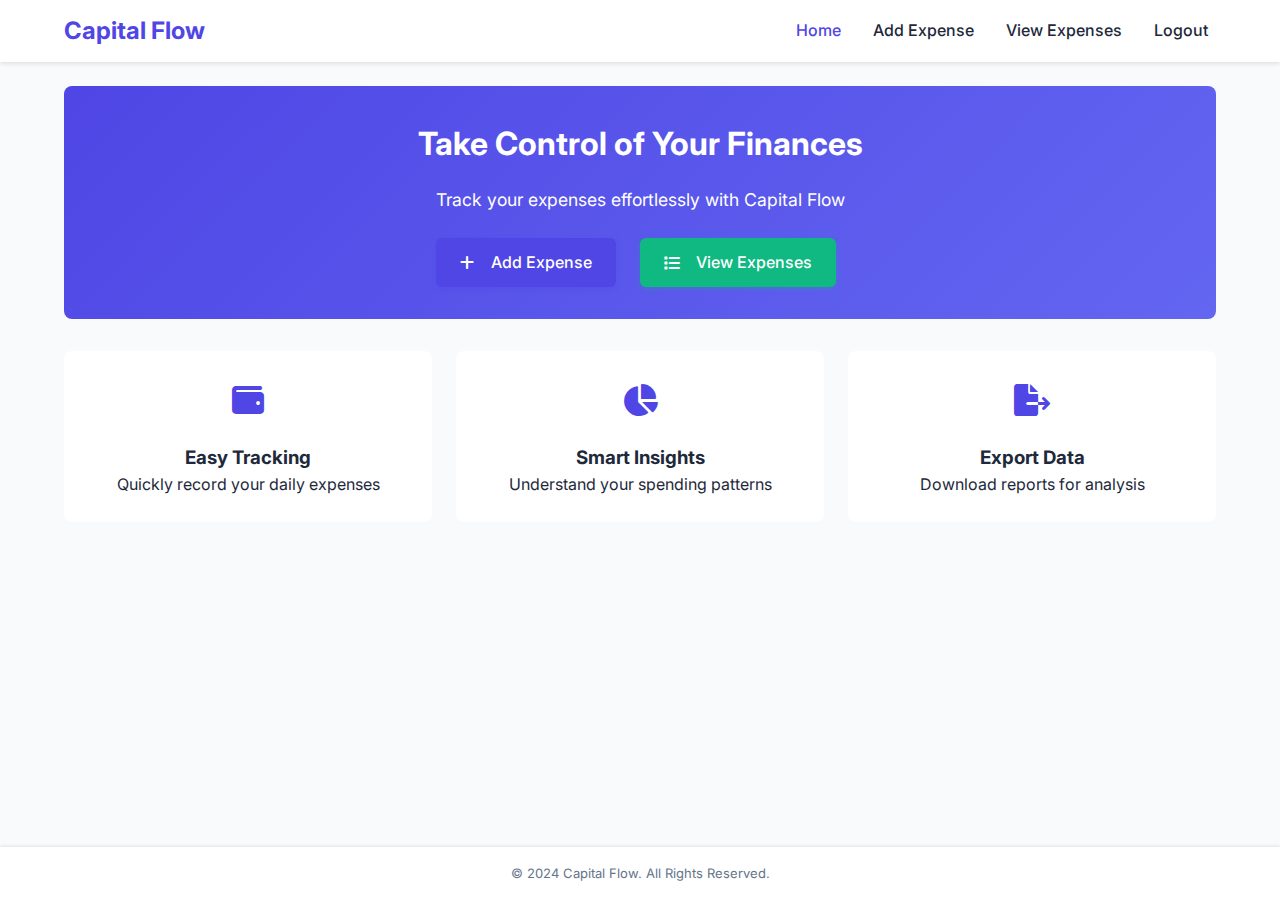
<file: index.html>
<!DOCTYPE html>
<html lang="en">

<head>
    <meta charset="UTF-8">
    <meta name="viewport" content="width=device-width, initial-scale=1.0">
    <title>Capital Flow - Expense Tracker</title>
    <link rel="stylesheet" href="styles/modern.css">
    <link rel="preconnect" href="https://fonts.googleapis.com">
    <link rel="preconnect" href="https://fonts.gstatic.com" crossorigin>
    <link href="https://fonts.googleapis.com/css2?family=Inter:wght@400;500;600;700&display=swap" rel="stylesheet">
    <link rel="stylesheet" href="https://cdnjs.cloudflare.com/ajax/libs/font-awesome/6.0.0/css/all.min.css">
</head>

<body>
    <header class="main-header">
        <div class="container header-content">
            <a href="index.html" class="logo">Capital Flow</a>
            <button class="mobile-menu-toggle" aria-label="Toggle menu">
                <i class="fas fa-bars"></i>
            </button>
            <nav class="main-nav">
                <ul>
                    <li><a href="index.html" class="active">Home</a></li>
                    <li><a href="add-expense.html">Add Expense</a></li>
                    <li><a href="view-expense.html">View Expenses</a></li>
                    <li><a href="login.html" onclick="logout()">Logout</a></li>
                </ul>
            </nav>
        </div>
    </header>

    <main class="container">
        <div class="hero-card">
            <h1>Take Control of Your Finances</h1>
            <p>Track your expenses effortlessly with Capital Flow</p>
            <div class="cta-buttons">
                <a href="add-expense.html" class="btn btn-primary btn-icon">
                    <i class="fas fa-plus"></i> Add Expense
                </a>
                <a href="view-expense.html" class="btn btn-secondary btn-icon">
                    <i class="fas fa-list"></i> View Expenses
                </a>
            </div>
        </div>

        <div class="features-grid">
            <div class="feature-card">
                <div class="feature-icon">
                    <i class="fas fa-wallet"></i>
                </div>
                <h3>Easy Tracking</h3>
                <p>Quickly record your daily expenses</p>
            </div>
            <div class="feature-card">
                <div class="feature-icon">
                    <i class="fas fa-chart-pie"></i>
                </div>
                <h3>Smart Insights</h3>
                <p>Understand your spending patterns</p>
            </div>
            <div class="feature-card">
                <div class="feature-icon">
                    <i class="fas fa-file-export"></i>
                </div>
                <h3>Export Data</h3>
                <p>Download reports for analysis</p>
            </div>
        </div>
    </main>

    <footer class="main-footer">
        <div class="container">
            <p>&copy; 2024 Capital Flow. All Rights Reserved.</p>
        </div>
    </footer>

    <script>
        function logout() {
            localStorage.removeItem('loggedInUser');
        }

        // Mobile menu toggle
        document.querySelector('.mobile-menu-toggle').addEventListener('click', function () {
            document.querySelector('.main-nav').classList.toggle('active');
        });
    </script>
</body>

</html>
</file>
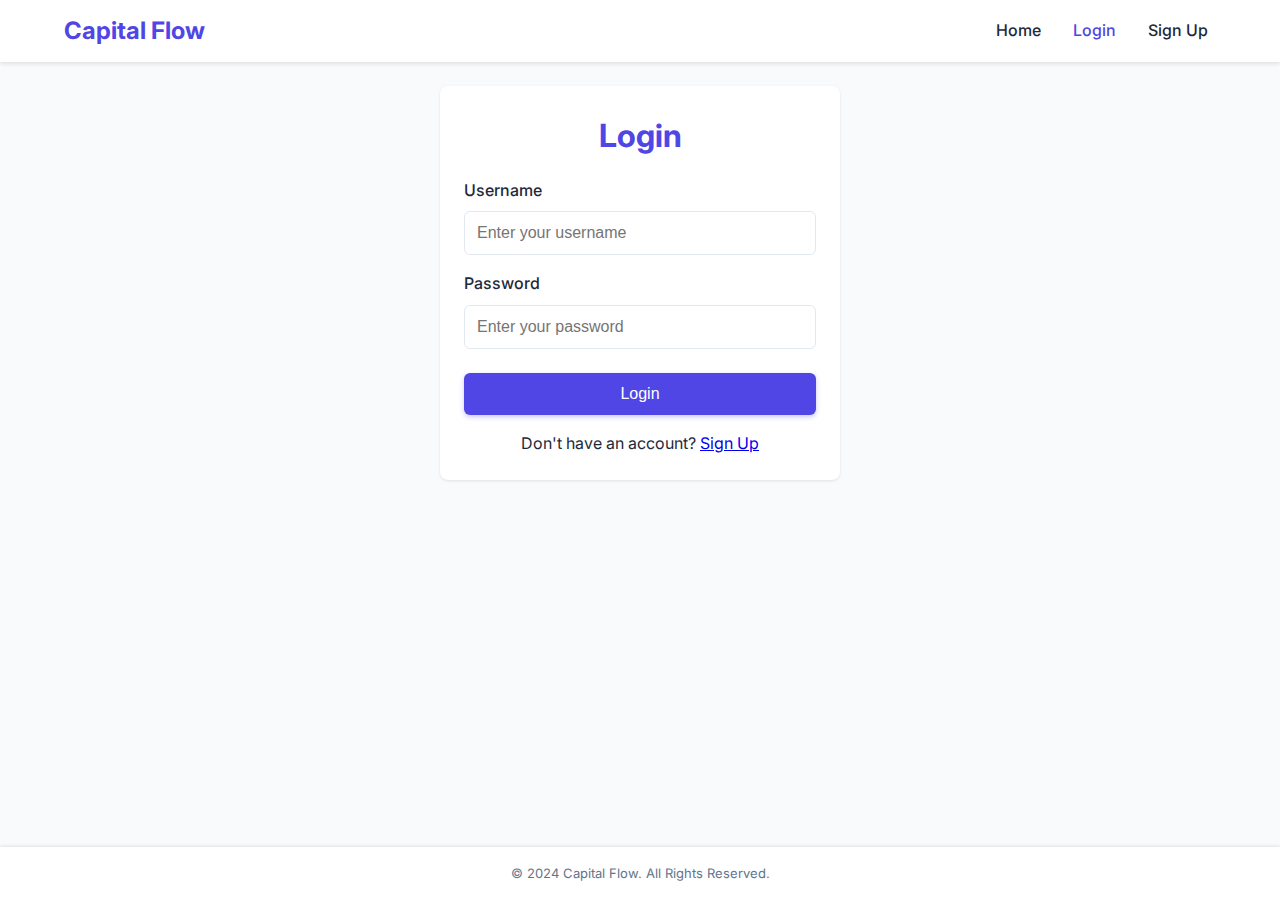
<file: add-expense.html>
<!DOCTYPE html>
<html lang="en">

<head>
    <meta charset="UTF-8">
    <meta name="viewport" content="width=device-width, initial-scale=1.0">
    <title>Add Expense - Capital Flow</title>
    <link rel="stylesheet" href="styles/modern.css">
    <link rel="preconnect" href="https://fonts.googleapis.com">
    <link rel="preconnect" href="https://fonts.gstatic.com" crossorigin>
    <link href="https://fonts.googleapis.com/css2?family=Inter:wght@400;500;600;700&display=swap" rel="stylesheet">
    <link rel="stylesheet" href="https://cdnjs.cloudflare.com/ajax/libs/font-awesome/6.0.0/css/all.min.css">
</head>

<body>
    <header class="main-header">
        <div class="container header-content">
            <a href="index.html" class="logo">Capital Flow</a>
            <button class="mobile-menu-toggle" aria-label="Toggle menu">
                <i class="fas fa-bars"></i>
            </button>
            <nav class="main-nav">
                <ul>
                    <li><a href="index.html">Home</a></li>
                    <li><a href="add-expense.html" class="active">Add Expense</a></li>
                    <li><a href="view-expense.html">View Expenses</a></li>
                    <li><a href="login.html" onclick="logout()">Logout</a></li>
                </ul>
            </nav>
        </div>
    </header>

    <main class="container">
        <div class="form-card">
            <div class="form-header">
                <h1><i class="fas fa-plus-circle"></i> Add New Expense</h1>
                <p>Track your spending by adding expenses below</p>
            </div>

            <form id="expense-form">
                <div class="form-grid">
                    <div class="form-group">
                        <label for="expense"><i class="fas fa-tag"></i> Expense Name</label>
                        <input type="text" id="expense" class="form-control" placeholder="e.g., Groceries" required>
                    </div>

                    <div class="form-group">
                        <label for="category"><i class="fas fa-list"></i> Category</label>
                        <div class="select-wrapper">
                            <select id="category" class="form-control" required>
                                <option value="">Select a category</option>
                                <option value="Food & Dining"><i class="fas fa-utensils"></i> Food & Dining</option>
                                <option value="Transportation"><i class="fas fa-car"></i> Transportation</option>
                                <option value="Housing"><i class="fas fa-home"></i> Housing</option>
                                <option value="Utilities"><i class="fas fa-lightbulb"></i> Utilities</option>
                                <option value="Healthcare"><i class="fas fa-heartbeat"></i> Healthcare</option>
                                <option value="Entertainment"><i class="fas fa-gamepad"></i> Entertainment</option>
                                <option value="Shopping"><i class="fas fa-shopping-bag"></i> Shopping</option>
                                <option value="Education"><i class="fas fa-graduation-cap"></i> Education</option>
                                <option value="Personal Care"><i class="fas fa-spa"></i> Personal Care</option>
                                <option value="Travel"><i class="fas fa-plane"></i> Travel</option>
                                <option value="Gifts & Donations"><i class="fas fa-gift"></i> Gifts & Donations</option>
                                <option value="Investments"><i class="fas fa-chart-line"></i> Investments</option>
                                <option value="Other"><i class="fas fa-ellipsis-h"></i> Other</option>
                            </select>
                            <!-- <i class="fas fa-chevron-down select-arrow"></i> -->
                        </div>
                    </div>

                    <div class="form-group">
                        <label for="amount"><i class="fas fa-rupee-sign"></i> Amount (₹)</label>
                        <div class="input-with-icon">
                            <input type="number" id="amount" class="form-control" placeholder="0.00" min="0.01"
                                step="0.01" required>
                        </div>
                    </div>

                    <div class="form-group">
                        <label for="date"><i class="fas fa-calendar"></i> Date</label>
                        <input type="date" id="date" class="form-control" required>
                    </div>

                    <div class="form-group">
                        <label for="time"><i class="fas fa-clock"></i> Time</label>
                        <input type="time" id="time" class="form-control" required>
                    </div>
                </div>

                <div class="form-actions">
                    <button type="submit" class="btn btn-primary btn-block btn-lg">
                        <i class="fas fa-save btn-icon"></i> Save Expense
                    </button>
                    <a href="view-expense.html" class="btn btn-outline btn-block">
                        <i class="fas fa-list btn-icon"></i> View All Expenses
                    </a>
                </div>
            </form>
        </div>
    </main>

    <footer class="main-footer">
        <div class="container">
            <p>&copy; 2024 Capital Flow. All Rights Reserved.</p>
        </div>
    </footer>

    <script src="scripts/add-expense.js"></script>
    <script>
        function logout() {
            localStorage.removeItem('loggedInUser');
        }

        // Mobile menu toggle
        document.querySelector('.mobile-menu-toggle').addEventListener('click', function () {
            document.querySelector('.main-nav').classList.toggle('active');
        });

        // Set default date to today
        document.getElementById('date').valueAsDate = new Date();

        // Success modal
        function showSuccessModal() {
            const modal = document.createElement('div');
            modal.className = 'success-modal';
            modal.innerHTML = `
                <div class="modal-content">
                    <i class="fas fa-check-circle"></i>
                    <h3>Expense Added Successfully!</h3>
                    <p>Redirecting to view expenses...</p>
                </div>
            `;
            document.body.appendChild(modal);

            setTimeout(() => {
                window.location.href = 'view-expense.html';
            }, 2000);
        }
    </script>
</body>

</html>
</file>
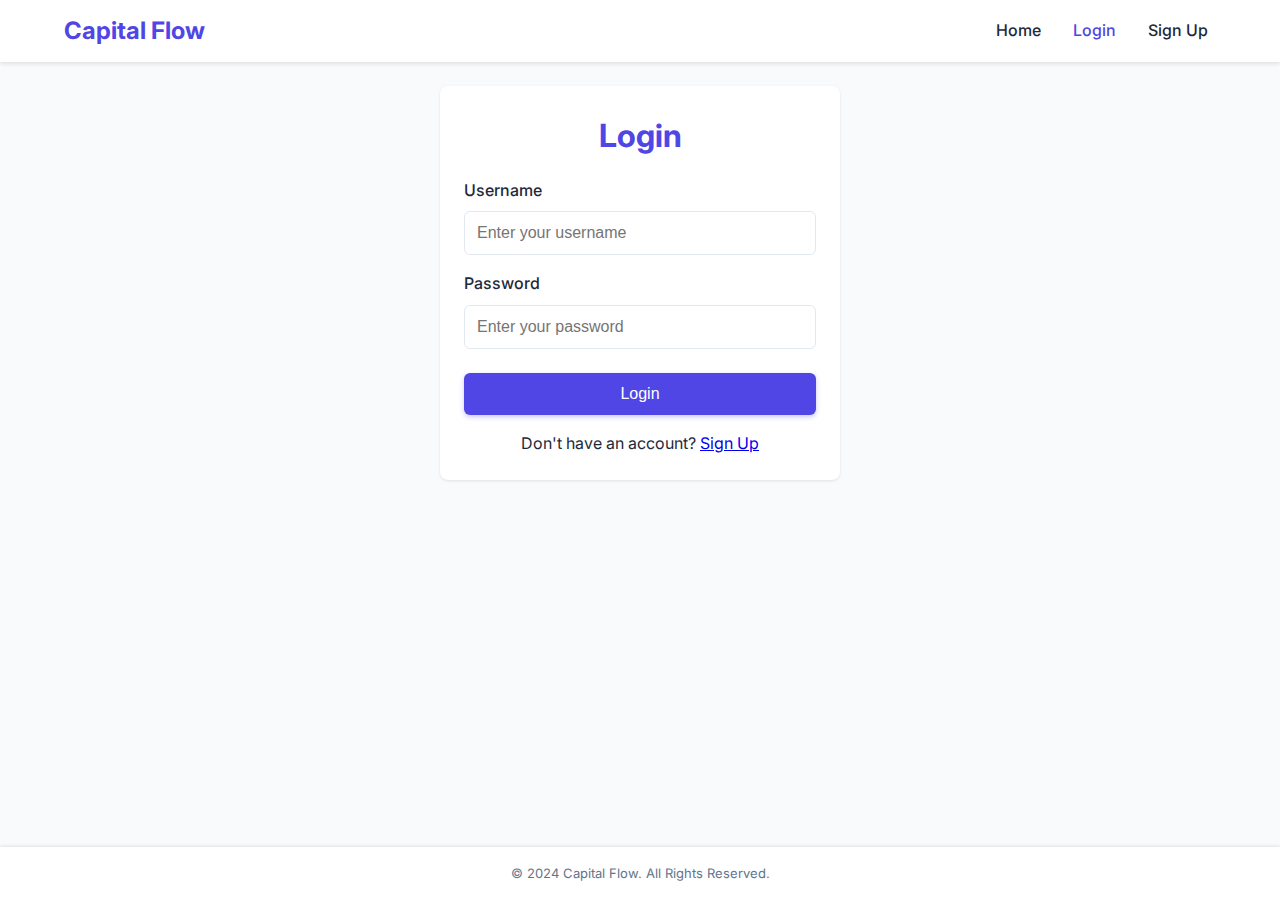
<file: login.html>
<!DOCTYPE html>
<html lang="en">

<head>
    <meta charset="UTF-8">
    <meta name="viewport" content="width=device-width, initial-scale=1.0">
    <title>Login - Capital Flow</title>
    <link rel="stylesheet" href="styles/modern.css">
    <link rel="preconnect" href="https://fonts.googleapis.com">
    <link rel="preconnect" href="https://fonts.gstatic.com" crossorigin>
    <link href="https://fonts.googleapis.com/css2?family=Inter:wght@400;500;600;700&display=swap" rel="stylesheet">
</head>

<body>
    <header class="main-header">
        <div class="container header-content">
            <a href="index.html" class="logo">Capital Flow</a>
            <nav class="main-nav">
                <ul>
                    <li><a href="index.html">Home</a></li>
                    <li><a href="login.html" class="active">Login</a></li>
                    <li><a href="signup.html">Sign Up</a></li>
                </ul>
            </nav>
        </div>
    </header>

    <main class="container">
        <div class="card" style="max-width: 400px; margin: 0 auto;">
            <h1 class="page-title text-center">Login</h1>
            <form class="login-form">
                <div class="form-group">
                    <label for="username">Username</label>
                    <input type="text" id="username" class="form-control" placeholder="Enter your username" required>
                </div>
                <div class="form-group">
                    <label for="password">Password</label>
                    <input type="password" id="password" class="form-control" placeholder="Enter your password"
                        required>
                </div>
                <button type="submit" class="btn btn-primary w-100 mt-2">Login</button>
                <p class="text-center mt-3">Don't have an account? <a href="signup.html">Sign Up</a></p>
            </form>
        </div>
    </main>

    <footer class="main-footer">
        <div class="container">
            <p>&copy; 2024 Capital Flow. All Rights Reserved.</p>
        </div>
    </footer>

    <script src="scripts/login.js"></script>
</body>

</html>
</file>
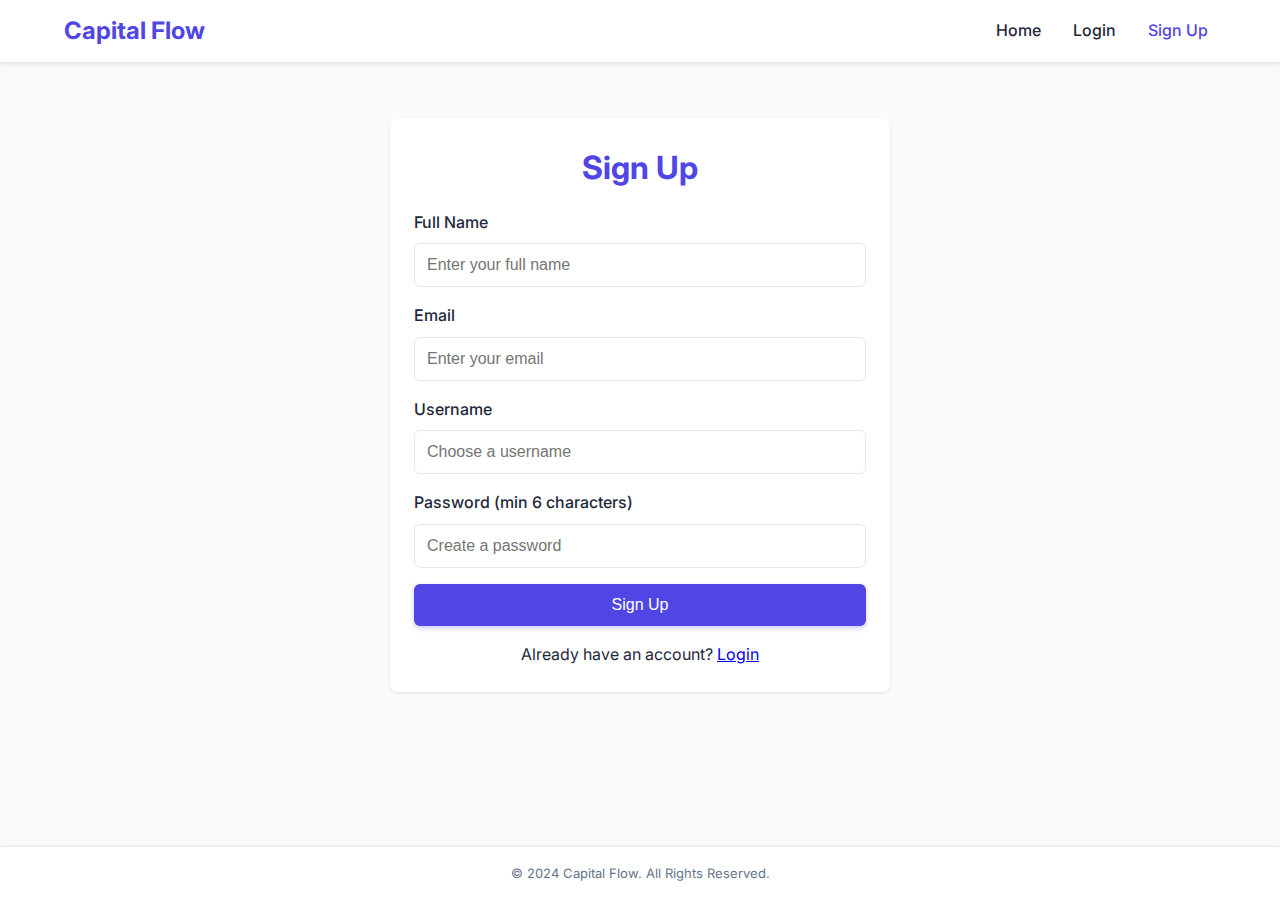
<file: signup.html>
<!DOCTYPE html>
<html lang="en">

<head>
    <meta charset="UTF-8">
    <meta name="viewport" content="width=device-width, initial-scale=1.0">
    <title>Sign Up - Capital Flow</title>
    <link rel="stylesheet" href="styles/modern.css">
    <link rel="preconnect" href="https://fonts.googleapis.com">
    <link rel="preconnect" href="https://fonts.gstatic.com" crossorigin>
    <link href="https://fonts.googleapis.com/css2?family=Inter:wght@400;500;600;700&display=swap" rel="stylesheet">
</head>

<body>
    <header class="main-header">
        <div class="container header-content">
            <a href="index.html" class="logo">Capital Flow</a>
            <nav class="main-nav">
                <ul>
                    <li><a href="index.html">Home</a></li>
                    <li><a href="login.html">Login</a></li>
                    <li><a href="signup.html" class="active">Sign Up</a></li>
                </ul>
            </nav>
        </div>
    </header>

    <main class="container">
        <div class="card" style="max-width: 500px; margin: 2rem auto;">
            <h1 class="page-title text-center">Sign Up</h1>
            <form class="signup-form">
                <div class="form-group">
                    <label for="name">Full Name</label>
                    <input type="text" id="name" class="form-control" placeholder="Enter your full name" required>
                </div>
                <div class="form-group">
                    <label for="email">Email</label>
                    <input type="email" id="email" class="form-control" placeholder="Enter your email" required>
                </div>
                <div class="form-group">
                    <label for="username">Username</label>
                    <input type="text" id="username" class="form-control" placeholder="Choose a username" required>
                </div>
                <div class="form-group">
                    <label for="password">Password (min 6 characters)</label>
                    <input type="password" id="password" class="form-control" placeholder="Create a password" required>
                </div>
                <button type="submit" class="btn btn-primary w-100">Sign Up</button>
                <p class="text-center mt-3">Already have an account? <a href="login.html">Login</a></p>
            </form>
        </div>
    </main>

    <footer class="main-footer">
        <div class="container">
            <p>&copy; 2024 Capital Flow. All Rights Reserved.</p>
        </div>
    </footer>

    <script src="scripts/signup.js"></script>
</body>

</html>
</file>
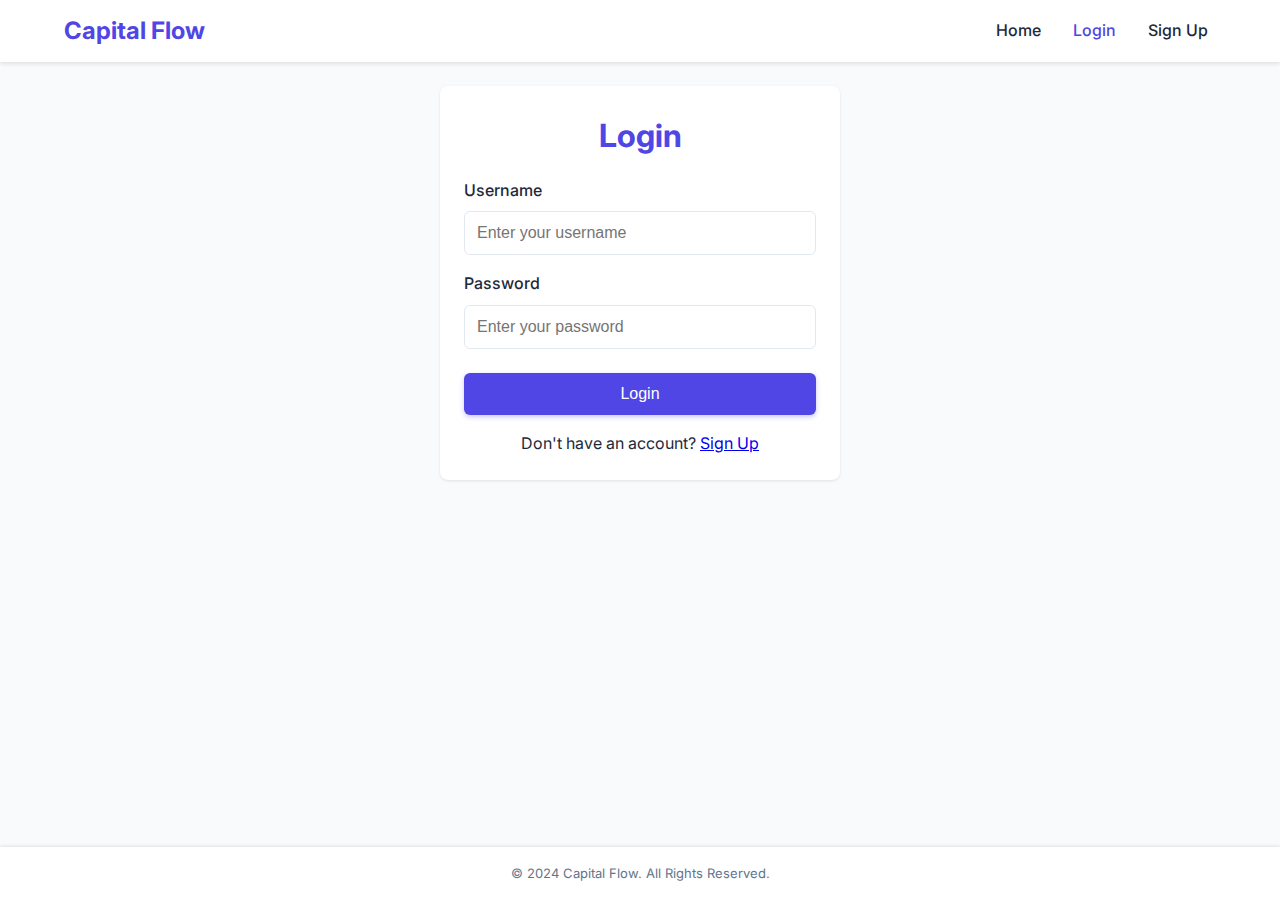
<file: view-expense.html>
<!DOCTYPE html>
<html lang="en">

<head>
    <meta charset="UTF-8">
    <meta name="viewport" content="width=device-width, initial-scale=1.0">
    <title>View Expenses - Capital Flow</title>
    <link rel="stylesheet" href="styles/modern.css">
    <link rel="preconnect" href="https://fonts.googleapis.com">
    <link rel="preconnect" href="https://fonts.gstatic.com" crossorigin>
    <link href="https://fonts.googleapis.com/css2?family=Inter:wght@400;500;600;700&display=swap" rel="stylesheet">
    <link rel="stylesheet" href="https://cdnjs.cloudflare.com/ajax/libs/font-awesome/6.0.0/css/all.min.css">
</head>

<body>
    <header class="main-header">
        <div class="container header-content">
            <a href="index.html" class="logo">Capital Flow</a>
            <button class="mobile-menu-toggle" aria-label="Toggle menu">
                <i class="fas fa-bars"></i>
            </button>
            <nav class="main-nav">
                <ul>
                    <li><a href="index.html">Home</a></li>
                    <li><a href="add-expense.html">Add Expense</a></li>
                    <li><a href="view-expense.html" class="active">View Expenses</a></li>
                    <li><a href="login.html" onclick="logout()">Logout</a></li>
                </ul>
            </nav>
        </div>
    </header>

    <main class="container">
        <div class="expense-header">
            <h1 class="page-title">Your Expenses</h1>
            <div class="expense-controls">
                <div class="search-container">
                    <i class="fas fa-search"></i>
                    <input type="text" id="search" class="search-input" placeholder="Search expenses...">
                </div>
                <button class="btn btn-primary export-btn">
                    <i class="fas fa-file-export"></i> Export CSV
                </button>
            </div>
        </div>

        <div class="card expense-table-container">
            <div class="table-responsive">
                <table id="expense-table">
                    <thead>
                        <tr>
                            <th>Expense</th>
                            <th>Category</th>
                            <th>Amount</th>
                            <th>Date</th>
                            <th>Actions</th>
                        </tr>
                    </thead>
                    <tbody>
                        <!-- Expenses will be loaded here -->
                    </tbody>
                </table>
            </div>
            <div class="table-summary">
                <div class="total-expenses">
                    <span>Total Expenses:</span>
                    <span id="total-amount">₹0.00</span>
                </div>
            </div>
        </div>
    </main>

    <footer class="main-footer">
        <div class="container">
            <p>&copy; 2024 Capital Flow. All Rights Reserved.</p>
        </div>
    </footer>

    <script src="scripts/view-expense.js"></script>
    <script>
        function logout() {
            localStorage.removeItem('loggedInUser');
        }

        // Mobile menu toggle
        document.querySelector('.mobile-menu-toggle').addEventListener('click', function () {
            document.querySelector('.main-nav').classList.toggle('active');
        });
    </script>
</body>

</html>
</file>
<file: styles/modern.css>
/* ===== Base Styles ===== */
:root {
    --primary-color: #4f46e5;
    --primary-light: #6366f1;
    --secondary-color: #10b981;
    --danger-color: #ef4444;
    --background-color: #f8fafc;
    --text-color: #1e293b;
    --text-light: #64748b;
    --card-background: #ffffff;
    --shadow-color: rgba(0, 0, 0, 0.1);
    --border-color: #e2e8f0;
}

* {
    box-sizing: border-box;
    margin: 0;
    padding: 0;
}

html,
body {
    height: 100%;
}

body {
    font-family: 'Inter', sans-serif;
    background-color: var(--background-color);
    color: var(--text-color);
    line-height: 1.6;
    display: flex;
    flex-direction: column;
    min-height: 100vh;
}

.container {
    width: 100%;
    max-width: 1200px;
    margin: 0 auto;
    padding: 0 1rem;
}

/* ===== Header & Navigation ===== */
.main-header {
    background-color: var(--card-background);
    box-shadow: 0 2px 4px var(--shadow-color);
    position: sticky;
    top: 0;
    z-index: 100;
    padding: 0.75rem 0;
    margin-bottom: 1.5rem;
}

.header-content {
    display: flex;
    justify-content: space-between;
    align-items: center;
}

.logo {
    font-size: 1.25rem;
    font-weight: 700;
    color: var(--primary-color);
    text-decoration: none;
}

.main-nav ul {
    display: flex;
    list-style: none;
    gap: 1rem;
}

.main-nav a {
    text-decoration: none;
    color: var(--text-color);
    font-weight: 500;
    font-size: 0.875rem;
    transition: color 0.2s;
    padding: 0.5rem;
}

.main-nav a:hover,
.main-nav a.active {
    color: var(--primary-color);
}

.mobile-menu-toggle {
    display: none;
    background: none;
    border: none;
    color: var(--text-color);
    font-size: 1.5rem;
    cursor: pointer;
}

/* ===== Main Content ===== */
main {
    flex: 1;
    padding: 1.5rem 0;
}

.page-title {
    font-size: 1.5rem;
    margin-bottom: 1rem;
    color: var(--primary-color);
}

.card {
    background-color: var(--card-background);
    border-radius: 0.5rem;
    box-shadow: 0 1px 3px var(--shadow-color);
    padding: 1.25rem;
}

/* ===== Forms & Inputs ===== */
.form-group {
    margin-bottom: 1rem;
}

.form-group label {
    display: block;
    margin-bottom: 0.375rem;
    font-weight: 500;
    font-size: 0.875rem;
    color: var(--text-color);
}

.form-control {
    width: 100%;
    padding: 0.625rem;
    border: 1px solid var(--border-color);
    border-radius: 0.375rem;
    font-size: 0.875rem;
    transition: border-color 0.2s;
}

.form-control:focus {
    outline: none;
    border-color: var(--primary-color);
}

select.form-control {
    appearance: none;
    background-image: url("data:image/svg+xml,%3Csvg xmlns='http://www.w3.org/2000/svg' width='16' height='16' fill='%231e293b' viewBox='0 0 16 16'%3E%3Cpath d='M7.247 11.14 2.451 5.658C1.885 5.013 2.345 4 3.204 4h9.592a1 1 0 0 1 .753 1.659l-4.796 5.48a1 1 0 0 1-1.506 0z'/%3E%3C/svg%3E");
    background-repeat: no-repeat;
    background-position: right 0.5rem center;
    background-size: 12px 12px;
    padding-right: 2rem;
}

/* ===== Buttons ===== */
.btn {
    display: inline-flex;
    align-items: center;
    justify-content: center;
    padding: 0.625rem 1rem;
    border-radius: 0.375rem;
    font-weight: 500;
    text-align: center;
    text-decoration: none;
    cursor: pointer;
    transition: all 0.3s ease;
    border: none;
    font-size: 0.875rem;
    position: relative;
    overflow: hidden;
}

.btn-primary {
    background-color: var(--primary-color);
    color: white;
    box-shadow: 0 2px 5px rgba(79, 70, 229, 0.3);
}

.btn-primary:hover {
    background-color: var(--primary-light);
    transform: translateY(-2px);
    box-shadow: 0 4px 8px rgba(79, 70, 229, 0.3);
}

.btn-secondary {
    background-color: var(--secondary-color);
    color: white;
    box-shadow: 0 2px 5px rgba(16, 185, 129, 0.3);
}

.btn-secondary:hover {
    transform: translateY(-2px);
    box-shadow: 0 4px 8px rgba(16, 185, 129, 0.3);
}

.btn-outline {
    background-color: transparent;
    border: 1px solid var(--border-color);
    color: var(--text-color);
}

.btn-outline:hover {
    background-color: var(--background-color);
}

.btn-icon {
    display: inline-flex;
    align-items: center;
    gap: 0.5rem;
}

.btn-block {
    width: 100%;
    padding: 0.75rem;
}

/* ===== Tables ===== */
.table-container {
    overflow-x: auto;
    margin-bottom: 1rem;
}

.table {
    width: 100%;
    border-collapse: collapse;
    font-size: 0.8125rem;
}

.table th {
    background-color: var(--primary-color);
    color: white;
    text-align: left;
    padding: 0.75rem 1rem;
    font-weight: 500;
    white-space: nowrap;
}

.table td {
    padding: 0.75rem 1rem;
    border-bottom: 1px solid var(--border-color);
    vertical-align: middle;
}

.table tr:last-child td {
    border-bottom: none;
}

.table tr:hover {
    background-color: rgba(241, 245, 249, 0.5);
}

.action-btn {
    background: none;
    border: none;
    color: var(--danger-color);
    cursor: pointer;
    font-size: 1rem;
    padding: 0.25rem;
    border-radius: 0.25rem;
    transition: background-color 0.2s;
}

.action-btn:hover {
    background-color: rgba(239, 68, 68, 0.1);
}

.table-summary {
    margin-top: 1.5rem;
    padding-top: 1rem;
    border-top: 1px solid var(--border-color);
    display: flex;
    justify-content: flex-end;
}

.total-expenses {
    display: flex;
    align-items: center;
    gap: 1rem;
    font-weight: 600;
}

.total-expenses span:first-child {
    color: var(--text-light);
}

#total-amount {
    font-size: 1.1rem;
    color: var(--primary-color);
}

.no-expenses {
    text-align: center;
    padding: 2rem;
    color: var(--text-light);
}

.no-expenses i {
    font-size: 2rem;
    margin-bottom: 0.5rem;
    color: var(--text-light);
}

/* ===== Footer ===== */
.main-footer {
    background-color: var(--card-background);
    padding: 1rem 0;
    margin-top: auto;
    box-shadow: 0 -1px 3px var(--shadow-color);
}

.main-footer p {
    font-size: 0.8125rem;
    color: var(--text-light);
    text-align: center;
}

/* ===== Utility Classes ===== */
.text-center {
    text-align: center;
}

.mt-1 {
    margin-top: 0.25rem;
}

.mt-2 {
    margin-top: 0.5rem;
}

.mt-3 {
    margin-top: 1rem;
}

.mb-1 {
    margin-bottom: 0.25rem;
}

.mb-2 {
    margin-bottom: 0.5rem;
}

.mb-3 {
    margin-bottom: 1rem;
}

.flex {
    display: flex;
}

.flex-col {
    flex-direction: column;
}

.justify-between {
    justify-content: space-between;
}

.justify-center {
    justify-content: center;
}

.items-center {
    align-items: center;
}

.gap-2 {
    gap: 0.5rem;
}

.gap-3 {
    gap: 1rem;
}

.w-100 {
    width: 100%;
}

/* ===== Special Components ===== */
/* Hero Card */
.hero-card {
    text-align: center;
    padding: 2rem;
    margin-bottom: 2rem;
    background: linear-gradient(135deg, var(--primary-color), var(--primary-light));
    color: white;
    border-radius: 0.5rem;
}

.hero-card h1 {
    font-size: 2rem;
    margin-bottom: 1rem;
}

.hero-card p {
    margin-bottom: 1.5rem;
    font-size: 1.1rem;
}

.cta-buttons {
    display: flex;
    gap: 1rem;
    justify-content: center;
}

/* Features Grid */
.features-grid {
    display: grid;
    grid-template-columns: repeat(auto-fit, minmax(250px, 1fr));
    gap: 1.5rem;
    margin-bottom: 2rem;
}

.feature-card {
    padding: 1.5rem;
    border-radius: 0.5rem;
    background: var(--card-background);
    text-align: center;
    transition: transform 0.3s ease;
}

.feature-card:hover {
    transform: translateY(-5px);
}

.feature-icon {
    font-size: 2rem;
    color: var(--primary-color);
    margin-bottom: 1rem;
}

/* Expense Page Specific */
.expense-header {
    display: flex;
    flex-direction: column;
    gap: 1rem;
    margin-bottom: 1.5rem;
}

.expense-controls {
    display: flex;
    flex-direction: column;
    gap: 1rem;
}

.search-container {
    position: relative;
    flex: 1;
}

.search-container i {
    position: absolute;
    left: 12px;
    top: 50%;
    transform: translateY(-50%);
    color: var(--text-light);
}

.search-input {
    padding: 0.625rem 1rem 0.625rem 2.5rem;
    border: 1px solid var(--border-color);
    border-radius: 0.375rem;
    width: 100%;
    font-size: 0.875rem;
    transition: border-color 0.2s;
}

.search-input:focus {
    outline: none;
    border-color: var(--primary-color);
}

.expense-table-container {
    padding: 1.25rem;
}

.table-responsive {
    overflow-x: auto;
}

/* Success Modal */
.success-modal {
    position: fixed;
    top: 0;
    left: 0;
    width: 100%;
    height: 100%;
    background-color: rgba(0, 0, 0, 0.5);
    display: flex;
    justify-content: center;
    align-items: center;
    z-index: 1000;
}

.modal-content {
    background: white;
    padding: 2rem;
    border-radius: 0.5rem;
    text-align: center;
    max-width: 400px;
    width: 90%;
}

.modal-content i {
    font-size: 3rem;
    color: var(--secondary-color);
    margin-bottom: 1rem;
}

/* ===== Responsive Styles ===== */
@media (min-width: 768px) {
    .container {
        padding: 0 1.5rem;
    }

    .logo {
        font-size: 1.5rem;
    }

    .main-nav a {
        font-size: 1rem;
    }

    .page-title {
        font-size: 2rem;
    }

    .card {
        padding: 1.5rem;
    }

    .form-group label {
        font-size: 1rem;
    }

    .form-control {
        padding: 0.75rem;
        font-size: 1rem;
    }

    .btn {
        padding: 0.75rem 1.5rem;
        font-size: 1rem;
    }

    .table {
        font-size: 0.875rem;
    }

    .grid-cols-3 {
        grid-template-columns: repeat(3, 1fr);
    }

    .expense-header {
        flex-direction: row;
        justify-content: space-between;
        align-items: center;
    }

    .expense-controls {
        flex-direction: row;
        align-items: center;
    }

    .search-input {
        width: 300px;
    }
}

@media (max-width: 768px) {
    .mobile-menu-toggle {
        display: block;
    }

    .main-nav {
        position: absolute;
        top: 100%;
        left: 0;
        width: 100%;
        background: var(--card-background);
        box-shadow: 0 2px 5px var(--shadow-color);
        max-height: 0;
        overflow: hidden;
        transition: max-height 0.3s ease;
    }

    .main-nav.active {
        max-height: 300px;
    }

    .main-nav ul {
        flex-direction: column;
        padding: 1rem;
    }

    .main-nav li {
        margin: 0.5rem 0;
    }
}

@media (max-width: 576px) {

    #expense-table th,
    #expense-table td {
        padding: 0.5rem;
        font-size: 0.8125rem;
    }
}


/* Expense Page Specific Styles */
.expense-header {
    display: flex;
    flex-direction: column;
    gap: 1rem;
    margin-bottom: 1.5rem;
}

.expense-controls {
    display: flex;
    flex-direction: column;
    gap: 1rem;
}

.search-container {
    position: relative;
    flex: 1;
}

.search-container i {
    position: absolute;
    left: 12px;
    top: 50%;
    transform: translateY(-50%);
    color: var(--text-light);
}

.search-input {
    padding: 0.625rem 1rem 0.625rem 2.5rem;
    border: 1px solid var(--border-color);
    border-radius: 0.375rem;
    width: 100%;
    font-size: 0.875rem;
    transition: border-color 0.2s;
}

.search-input:focus {
    outline: none;
    border-color: var(--primary-color);
}

.export-btn {
    display: flex;
    align-items: center;
    gap: 0.5rem;
}

.expense-table-container {
    padding: 1.25rem;
}

.table-responsive {
    overflow-x: auto;
}

#expense-table {
    width: 100%;
    border-collapse: collapse;
}

#expense-table th {
    background-color: var(--primary-color);
    color: white;
    padding: 0.75rem 1rem;
    text-align: left;
    font-weight: 500;
    white-space: nowrap;
}

#expense-table td {
    padding: 0.75rem 1rem;
    border-bottom: 1px solid var(--border-color);
    vertical-align: middle;
}

#expense-table tr:last-child td {
    border-bottom: none;
}

#expense-table tr:hover {
    background-color: rgba(241, 245, 249, 0.5);
}

.action-btn {
    background: none;
    border: none;
    color: var(--danger-color);
    cursor: pointer;
    font-size: 1rem;
    padding: 0.25rem;
    border-radius: 0.25rem;
    transition: background-color 0.2s;
}

.action-btn:hover {
    background-color: rgba(239, 68, 68, 0.1);
}

.table-summary {
    margin-top: 1.5rem;
    padding-top: 1rem;
    border-top: 1px solid var(--border-color);
    display: flex;
    justify-content: flex-end;
}

.total-expenses {
    display: flex;
    align-items: center;
    gap: 1rem;
    font-weight: 600;
}

.total-expenses span:first-child {
    color: var(--text-light);
}

#total-amount {
    font-size: 1.1rem;
    color: var(--primary-color);
}

.no-expenses {
    text-align: center;
    padding: 2rem;
    color: var(--text-light);
}

.no-expenses i {
    font-size: 2rem;
    margin-bottom: 0.5rem;
    color: var(--text-light);
}

/* Responsive Styles */
@media (min-width: 768px) {
    .expense-header {
        flex-direction: row;
        justify-content: space-between;
        align-items: center;
    }

    .expense-controls {
        flex-direction: row;
        align-items: center;
    }

    .search-input {
        width: 300px;
    }
}

@media (max-width: 576px) {

    #expense-table th,
    #expense-table td {
        padding: 0.5rem;
        font-size: 0.8125rem;
    }
}

/* ===== Add Expense Page Specific Styles ===== */
.form-card {
    max-width: 600px;
    margin: 0 auto;
    padding: 2rem;
    border-radius: 12px;
    box-shadow: 0 4px 12px rgba(0, 0, 0, 0.08);
}

.form-header {
    text-align: center;
    margin-bottom: 2rem;
}

.form-header h1 {
    font-size: 1.75rem;
    color: var(--primary-color);
    margin-bottom: 0.5rem;
    display: flex;
    align-items: center;
    justify-content: center;
    gap: 0.75rem;
}

.form-header p {
    color: var(--text-light);
    font-size: 0.95rem;
}

.form-grid {
    display: grid;
    grid-template-columns: 1fr;
    gap: 1.25rem;
    margin-bottom: 1.5rem;
}

@media (min-width: 768px) {
    .form-grid {
        grid-template-columns: 1fr 1fr;
    }
}

.form-group label {
    display: flex;
    align-items: center;
    gap: 0.5rem;
    margin-bottom: 0.5rem;
    font-weight: 500;
    color: var(--text-color);
}

.form-group label i {
    color: var(--primary-color);
    width: 20px;
    text-align: center;
}

.select-wrapper {
    position: relative;
}

.select-wrapper i {
    position: absolute;
    right: 12px;
    top: 50%;
    transform: translateY(-50%);
    color: var(--text-light);
    pointer-events: none;
}

.input-with-icon {
    position: relative;
}

.input-with-icon::before {
    content: "₹";
    position: absolute;
    left: 12px;
    top: 50%;
    transform: translateY(-50%);
    color: var(--text-light);
    font-weight: 500;
}

.input-with-icon input {
    padding-left: 30px;
}

.form-actions {
    display: flex;
    flex-direction: column;
    gap: 1rem;
}

.btn-lg {
    padding: 1rem;
    font-size: 1rem;
}

/* Success Modal */
.success-modal {
    position: fixed;
    top: 0;
    left: 0;
    width: 100%;
    height: 100%;
    background-color: rgba(0, 0, 0, 0.5);
    display: flex;
    justify-content: center;
    align-items: center;
    z-index: 1000;
}

.modal-content {
    background: white;
    padding: 2rem;
    border-radius: 0.5rem;
    text-align: center;
    max-width: 400px;
    width: 90%;
    box-shadow: 0 4px 20px rgba(0, 0, 0, 0.15);
}

.modal-content i {
    font-size: 3rem;
    color: var(--secondary-color);
    margin-bottom: 1rem;
}

.modal-content h3 {
    margin-bottom: 0.5rem;
    color: var(--text-color);
}

.modal-content p {
    color: var(--text-light);
}

/* Icon Spacing */
.icon-spacing {
    margin-right: 8px;
    /* Consistent 8px spacing between icon and text */
    width: 16px;
    /* Fixed width for perfect alignment */
    text-align: center;
    /* Center the icon in its space */
}

/* Header Icon Spacing */
.form-header h1 i {
    margin-right: 10px;
    /* Slightly larger spacing for header icon */
}

/* Button Icon Spacing */
.btn i {
    margin-right: 8px;
}

/* Form Label Icon Spacing */
.form-group label i {
    margin-right: 8px;
    width: 16px;
    text-align: center;
}

/* Button Icon Spacing */
.btn-icon {
    margin-right: 8px;
}

/* Select Dropdown Styling */
.select-wrapper {
    position: relative;
}

.select-arrow {
    position: absolute;
    right: 12px;
    top: 50%;
    transform: translateY(-50%);
    color: var(--text-light);
    pointer-events: none;
}

/* Custom select options with icons */
select option {
    padding: 8px 12px;
}
</file>
